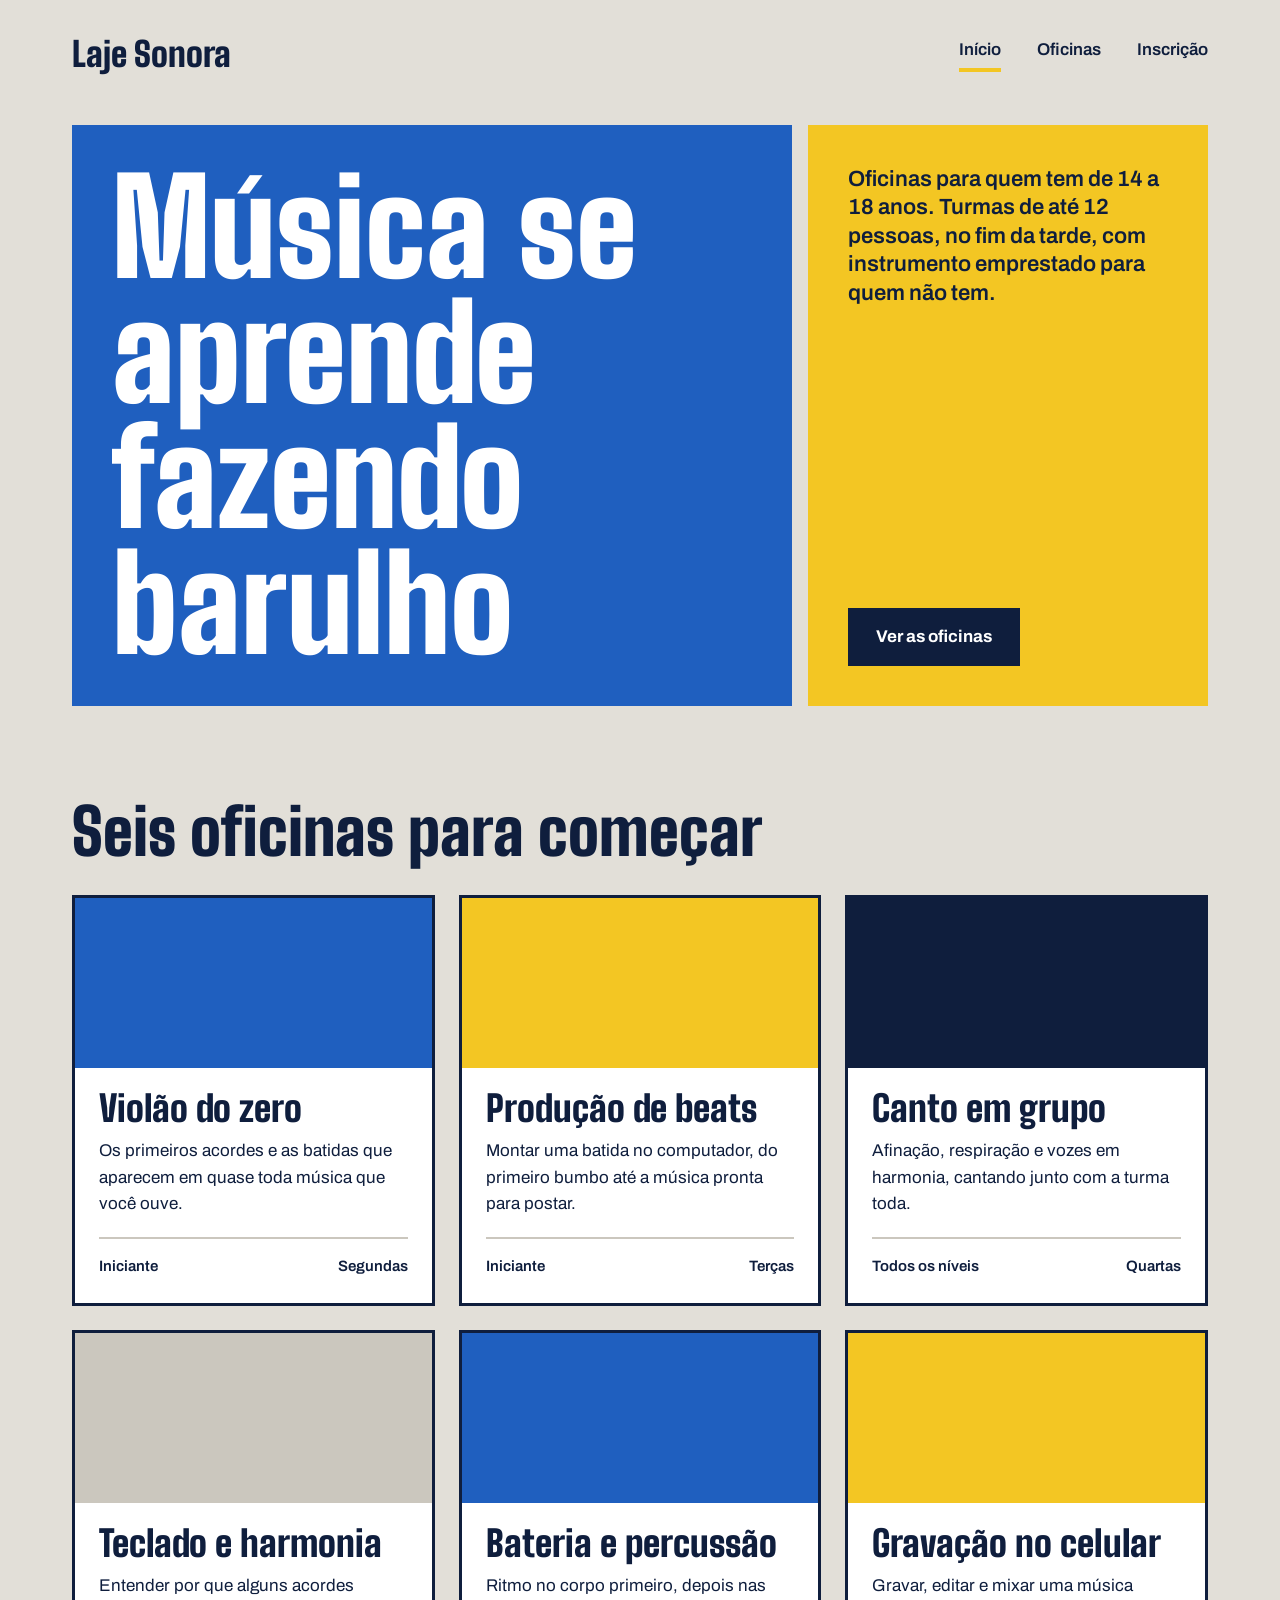
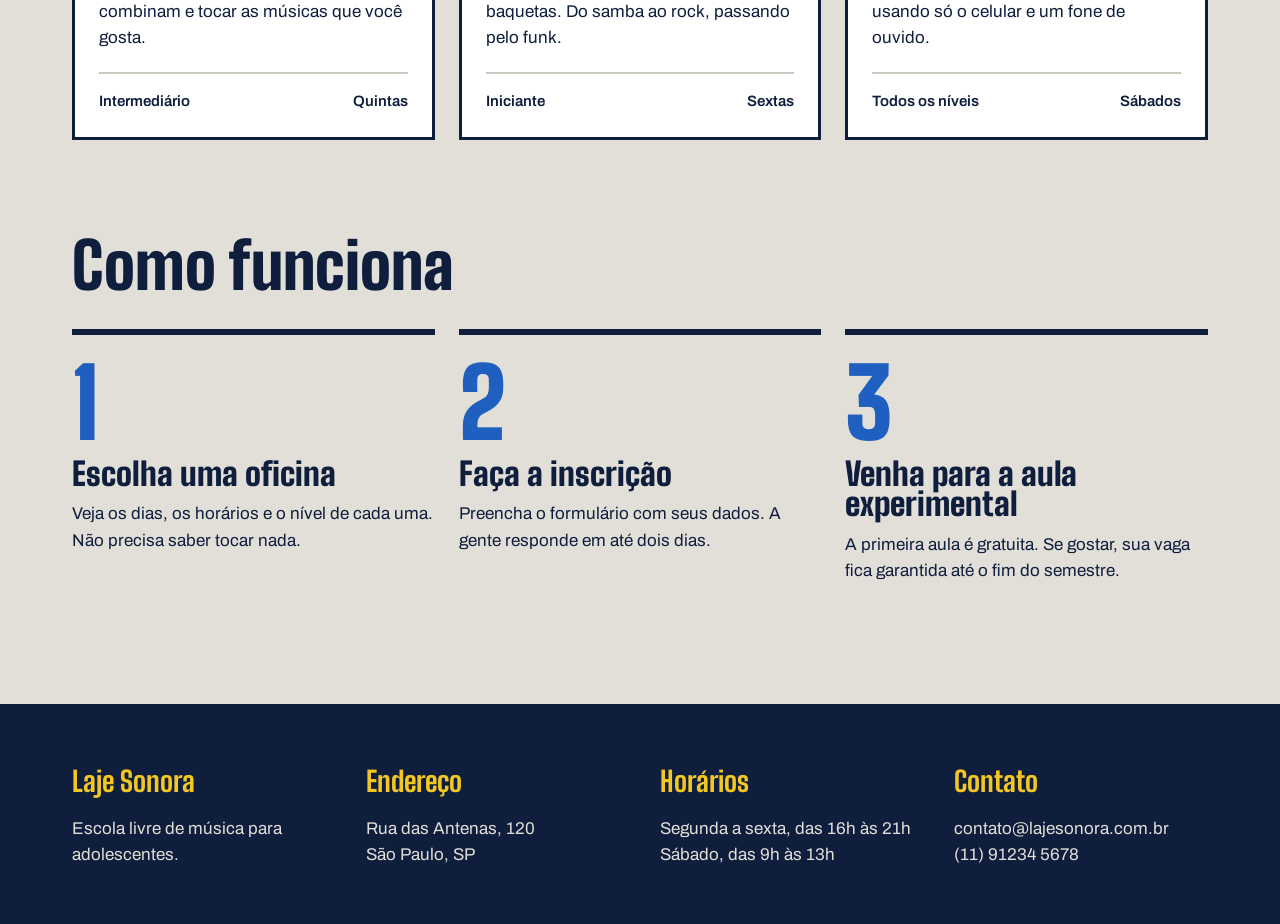
<file: index.html>
<!DOCTYPE html>
<html lang="pt-BR">
<head>
    <meta charset="UTF-8">
    <meta name="viewport" content="width=device-width, initial-scale=1.0">
    <title>Laje Sonora | Início</title>

    <link rel="preconnect" href="https://fonts.googleapis.com">
    <link rel="preconnect" href="https://fonts.gstatic.com" crossorigin>
    <link href="https://fonts.googleapis.com/css2?family=Archivo:wght@400;500;600;700&family=Big+Shoulders:wght@400;500;600;700;800&display=swap" rel="stylesheet">

    <link rel="stylesheet" href="index.css">
</head>
<body>

    <header class="conteudo topo">
        <a class="logo" href="index.html">Laje Sonora</a>

        <nav class="menu">
            <a class="atual" href="index.html">Início</a>
            <a href="oficinas.html">Oficinas</a>
            <a href="inscricao.html">Inscrição</a>
        </nav>
    </header>

    <main>

        <section class="conteudo cartazes">

            <div class="cartaz cartaz-principal">
                <h1>Música se aprende fazendo barulho</h1>
            </div>

            <div class="cartaz cartaz-lateral">
                <p>
                    Oficinas para quem tem de 14 a 18 anos.
                    Turmas de até 12 pessoas, no fim da tarde,
                    com instrumento emprestado para quem não tem.
                </p>

                <a class="botao" href="oficinas.html">Ver as oficinas</a>
            </div>

        </section>

        <section class="conteudo secao">

            <h2 class="titulo-secao">Seis oficinas para começar</h2>

            <div class="cards">

                <article class="card">
                    <div class="foto foto-azul"></div>

                    <div class="card-texto">
                        <h3>Violão do zero</h3>

                        <p>
                            Os primeiros acordes e as batidas que aparecem
                            em quase toda música que você ouve.
                        </p>

                        <div class="card-info">
                            <span>Iniciante</span>
                            <span>Segundas</span>
                        </div>
                    </div>
                </article>

                <article class="card">
                    <div class="foto foto-amarela"></div>

                    <div class="card-texto">
                        <h3>Produção de beats</h3>

                        <p>
                            Montar uma batida no computador, do primeiro
                            bumbo até a música pronta para postar.
                        </p>

                        <div class="card-info">
                            <span>Iniciante</span>
                            <span>Terças</span>
                        </div>
                    </div>
                </article>

                <article class="card">
                    <div class="foto foto-tinta"></div>

                    <div class="card-texto">
                        <h3>Canto em grupo</h3>

                        <p>
                            Afinação, respiração e vozes em harmonia,
                            cantando junto com a turma toda.
                        </p>

                        <div class="card-info">
                            <span>Todos os níveis</span>
                            <span>Quartas</span>
                        </div>
                    </div>
                </article>

                <article class="card">
                    <div class="foto"></div>

                    <div class="card-texto">
                        <h3>Teclado e harmonia</h3>

                        <p>
                            Entender por que alguns acordes combinam
                            e tocar as músicas que você gosta.
                        </p>

                        <div class="card-info">
                            <span>Intermediário</span>
                            <span>Quintas</span>
                        </div>
                    </div>
                </article>

                <article class="card">
                    <div class="foto foto-azul"></div>

                    <div class="card-texto">
                        <h3>Bateria e percussão</h3>

                        <p>
                            Ritmo no corpo primeiro, depois nas baquetas.
                            Do samba ao rock, passando pelo funk.
                        </p>

                        <div class="card-info">
                            <span>Iniciante</span>
                            <span>Sextas</span>
                        </div>
                    </div>
                </article>

                <article class="card">
                    <div class="foto foto-amarela"></div>

                    <div class="card-texto">
                        <h3>Gravação no celular</h3>

                        <p>
                            Gravar, editar e mixar uma música usando
                            só o celular e um fone de ouvido.
                        </p>

                        <div class="card-info">
                            <span>Todos os níveis</span>
                            <span>Sábados</span>
                        </div>
                    </div>
                </article>

            </div>

        </section>

        <section class="conteudo secao">

            <h2 class="titulo-secao">Como funciona</h2>

            <div class="passos">

                <div class="passo">
                    <p class="passo-numero">1</p>

                    <h3>Escolha uma oficina</h3>

                    <p>
                        Veja os dias, os horários e o nível de cada uma.
                        Não precisa saber tocar nada.
                    </p>
                </div>

                <div class="passo">
                    <p class="passo-numero">2</p>

                    <h3>Faça a inscrição</h3>

                    <p>
                        Preencha o formulário com seus dados.
                        A gente responde em até dois dias.
                    </p>
                </div>

                <div class="passo">
                    <p class="passo-numero">3</p>

                    <h3>Venha para a aula experimental</h3>

                    <p>
                        A primeira aula é gratuita. Se gostar,
                        sua vaga fica garantida até o fim do semestre.
                    </p>
                </div>

            </div>

        </section>

    </main>

    <footer class="rodape">

        <div class="conteudo rodape-colunas">

            <div class="rodape-coluna">
                <h4>Laje Sonora</h4>
                <p>Escola livre de música para adolescentes.</p>
            </div>

            <div class="rodape-coluna">
                <h4>Endereço</h4>
                <p>
                    Rua das Antenas, 120<br>
                    São Paulo, SP
                </p>
            </div>

            <div class="rodape-coluna">
                <h4>Horários</h4>
                <p>
                    Segunda a sexta, das 16h às 21h<br>
                    Sábado, das 9h às 13h
                </p>
            </div>

            <div class="rodape-coluna">
                <h4>Contato</h4>
                <p>
                    contato@lajesonora.com.br<br>
                    (11) 91234 5678
                </p>
            </div>

        </div>

    </footer>

</body>
</html>
</file>
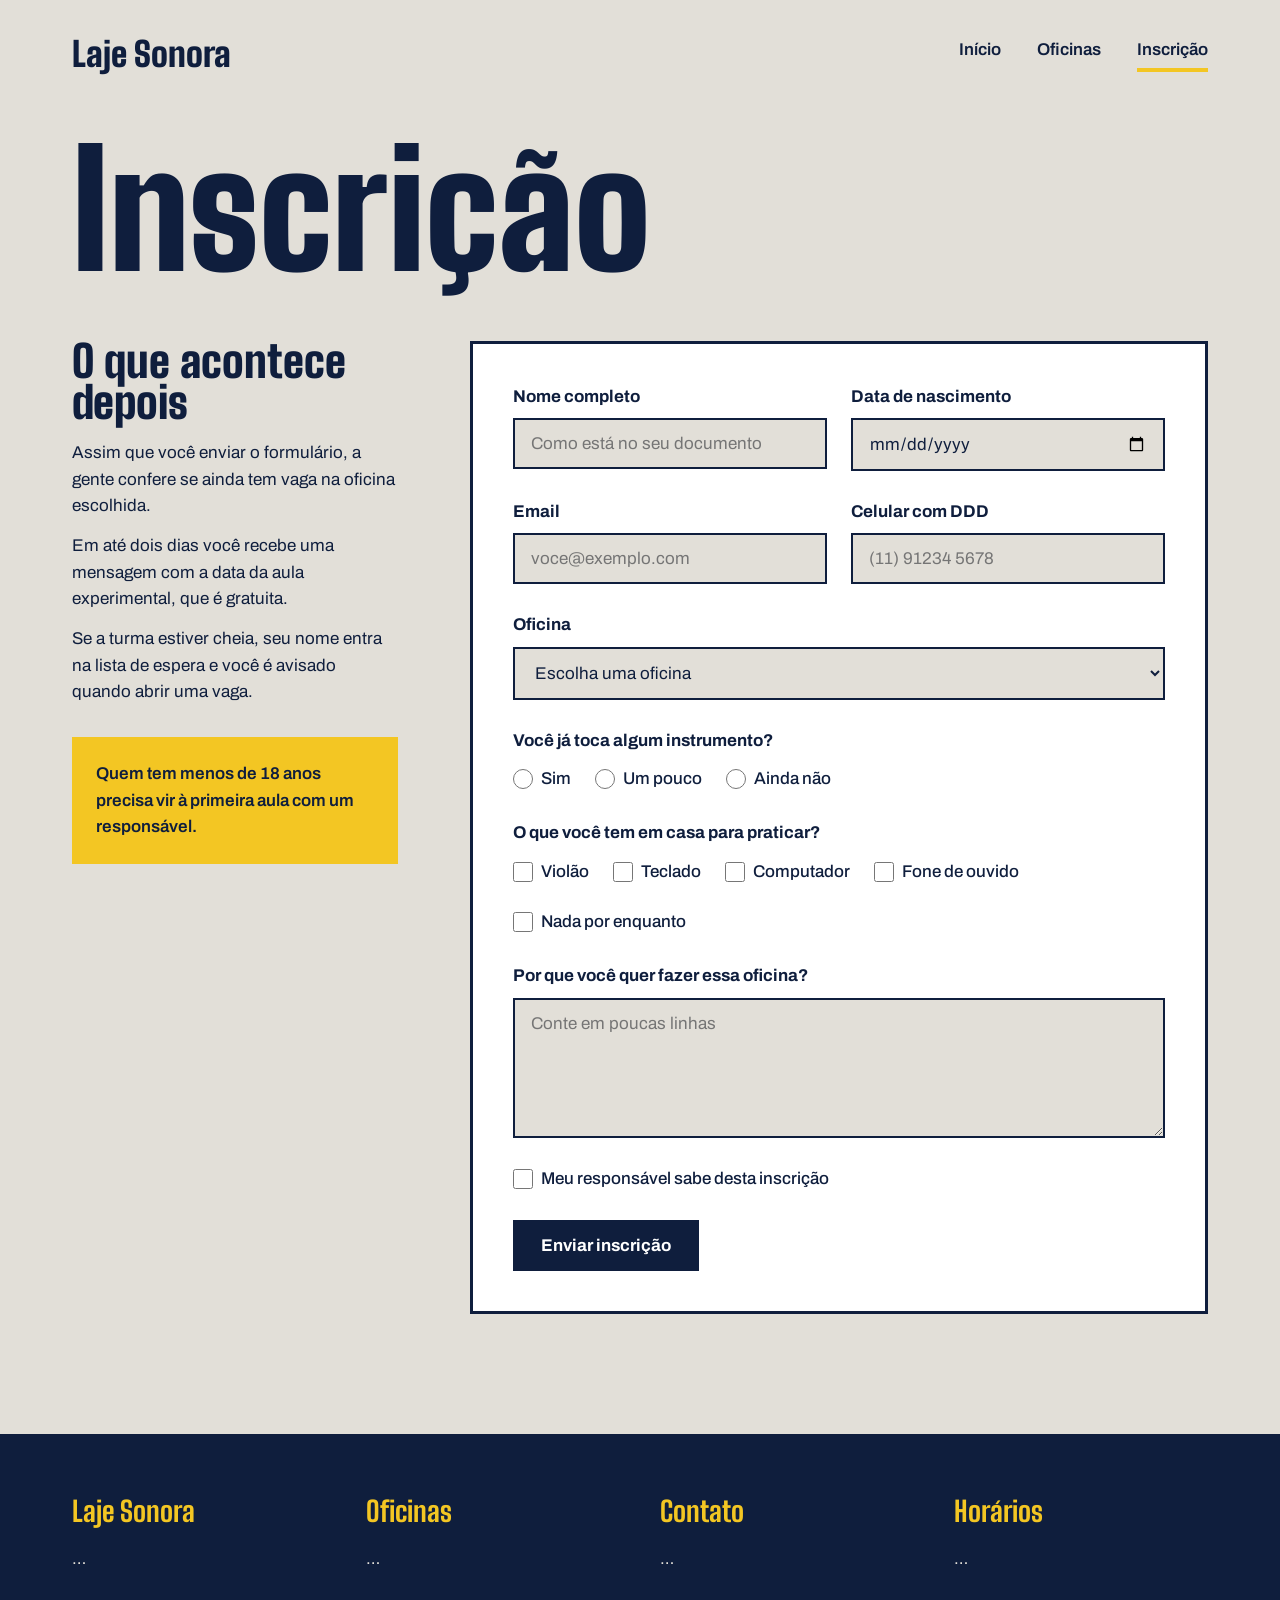
<file: inscricao.html>
<html lang="pt-BR">
<head>
  <meta charset="UTF-8">
  <meta name="viewport" content="width=device-width, initial-scale=1.0">
  <title>Laje Sonora | Inscrição</title>
  <link rel="preconnect" href="https://fonts.googleapis.com">
  <link rel="preconnect" href="https://fonts.gstatic.com" crossorigin>
  <link href="https://fonts.googleapis.com/css2?family=Archivo:wght@400;500;600;700&family=Big+Shoulders:wght@900&display=swap" rel="stylesheet">
  <link rel="stylesheet" href="inscricao.css">
</head>
<body>
  <header class="topo conteudo">
    <a class="logo" href="index.html">Laje Sonora</a>
    <nav class="menu">
      <a href="index.html">Início</a>
      <a href="oficinas.html">Oficinas</a>
      <a href="inscricao.html" class="atual">Inscrição</a>
    </nav>
  </header>

  <main class="conteudo">
    <h1 class="titulo-pagina">Inscrição</h1>
    <div class="inscricao">
      <section class="explicacao">
        <h2>O que acontece depois</h2>
        <p>Assim que você enviar o formulário, a gente confere se ainda tem vaga na oficina escolhida.</p>
        <p>Em até dois dias você recebe uma mensagem com a data da aula experimental, que é gratuita.</p>
        <p>Se a turma estiver cheia, seu nome entra na lista de espera e você é avisado quando abrir uma vaga.</p>
        <p class="aviso">Quem tem menos de 18 anos precisa vir à primeira aula com um responsável.</p>
      </section>

      <form class="formulario" action="#" method="post">
        <div class="linha">
          <div class="campo">
            <label for="nome">Nome completo</label>
            <input type="text" id="nome" name="nome" placeholder="Como está no seu documento" required>
          </div>
          <div class="campo">
            <label for="nascimento">Data de nascimento</label>
            <input type="date" id="nascimento" name="nascimento" required>
          </div>
        </div>
        <div class="linha">
          <div class="campo">
            <label for="email">Email</label>
            <input type="email" id="email" name="email" placeholder="voce@exemplo.com" required>
          </div>
          <div class="campo">
            <label for="telefone">Celular com DDD</label>
            <input type="tel" id="telefone" name="telefone" placeholder="(11) 91234 5678" required>
          </div>
        </div>
        <div class="campo">
          <label for="oficina">Oficina</label>
          <select id="oficina" name="oficina" required>
            <option value="">Escolha uma oficina</option>
            <option value="violao">Violão do zero</option>
            <option value="beats">Produção de beats</option>
            <option value="canto">Canto em grupo</option>
            <option value="teclado">Teclado e harmonia</option>
            <option value="bateria">Bateria e percussão</option>
            <option value="gravacao">Gravação no celular</option>
          </select>
        </div>
        <fieldset class="grupo">
          <legend>Você já toca algum instrumento?</legend>
          <div class="opcoes">
            <div class="opcao">
              <input type="radio" id="tocaSim" name="toca" value="sim">
              <label for="tocaSim">Sim</label>
            </div>
            <div class="opcao">
              <input type="radio" id="tocaPouco" name="toca" value="pouco">
              <label for="tocaPouco">Um pouco</label>
            </div>
            <div class="opcao">
              <input type="radio" id="tocaNao" name="toca" value="nao">
              <label for="tocaNao">Ainda não</label>
            </div>
          </div>
        </fieldset>
        <fieldset class="grupo">
          <legend>O que você tem em casa para praticar?</legend>
          <div class="opcoes">
            <div class="opcao">
              <input type="checkbox" id="temViolao" name="tem" value="violao">
              <label for="temViolao">Violão</label>
            </div>
            <div class="opcao">
              <input type="checkbox" id="temTeclado" name="tem" value="teclado">
              <label for="temTeclado">Teclado</label>
            </div>
            <div class="opcao">
              <input type="checkbox" id="temComputador" name="tem" value="computador">
              <label for="temComputador">Computador</label>
            </div>
            <div class="opcao">
              <input type="checkbox" id="temFone" name="tem" value="fone">
              <label for="temFone">Fone de ouvido</label>
            </div>
            <div class="opcao">
              <input type="checkbox" id="temNada" name="tem" value="nada">
              <label for="temNada">Nada por enquanto</label>
            </div>
          </div>
        </fieldset>
        <div class="campo">
          <label for="motivo">Por que você quer fazer essa oficina?</label>
          <textarea id="motivo" name="motivo" placeholder="Conte em poucas linhas"></textarea>
        </div>
        <div class="opcao">
          <input type="checkbox" id="responsavel" name="responsavel" required>
          <label for="responsavel">Meu responsável sabe desta inscrição</label>
        </div>
        <div>
          <button class="botao" type="submit">Enviar inscrição</button>
        </div>
      </form>
    </div>
  </main>

  <footer class="rodape">
    <div class="conteudo">
      <div class="rodape-colunas">
        <div class="rodape-coluna"><h4>Laje Sonora</h4><p>…</p></div>
        <div class="rodape-coluna"><h4>Oficinas</h4><p>…</p></div>
        <div class="rodape-coluna"><h4>Contato</h4><p>…</p></div>
        <div class="rodape-coluna"><h4>Horários</h4><p>…</p></div>
      </div>
    </div>
  </footer>
</body>
</html>
</file>
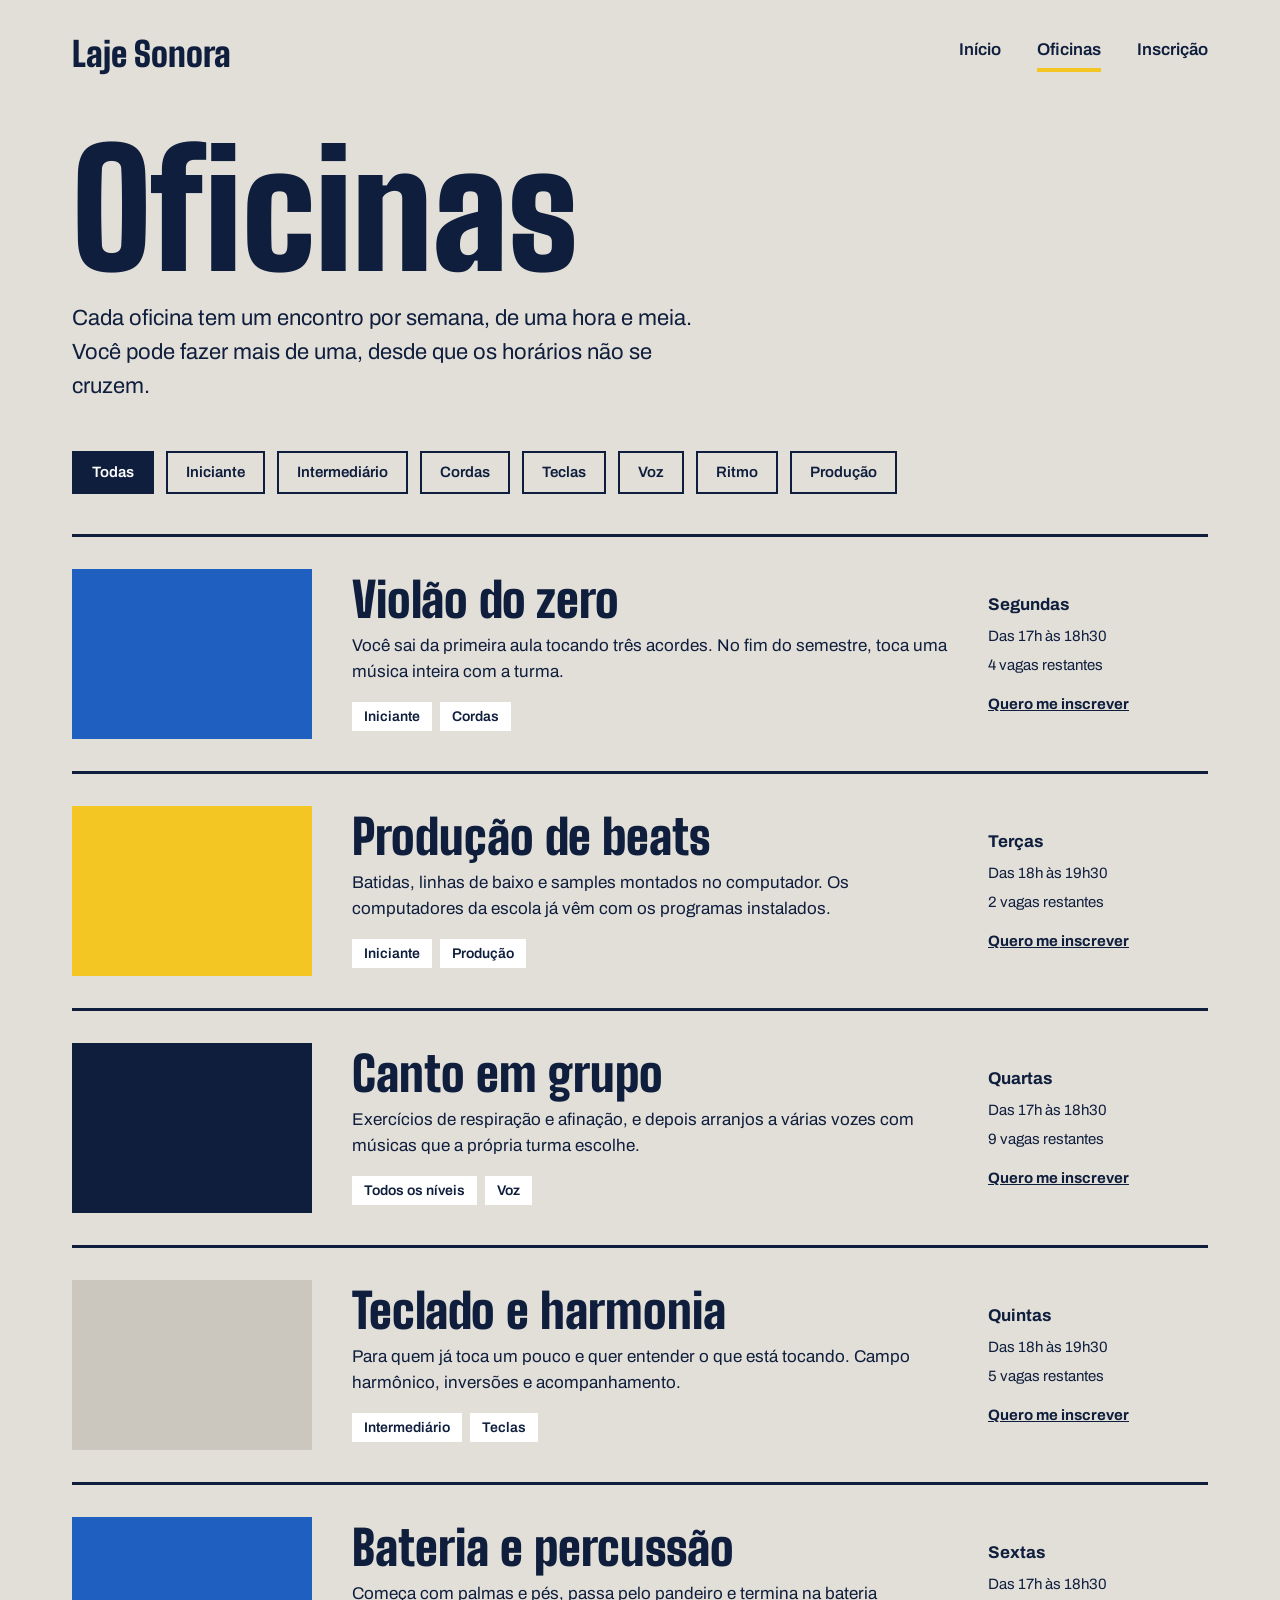
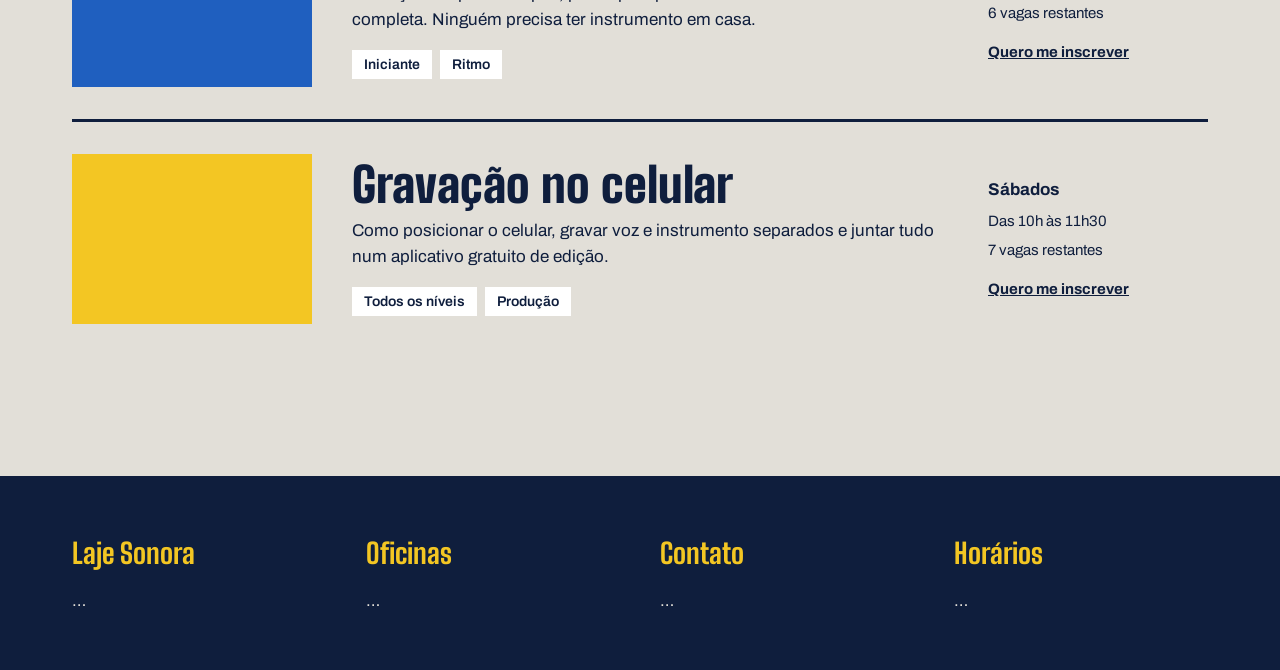
<file: oficinas.html>
<!DOCTYPE html>
<html lang="pt-BR">
<head>
  <meta charset="UTF-8">
  <meta name="viewport" content="width=device-width, initial-scale=1.0">
  <title>Laje Sonora | Oficinas</title>
  <link rel="preconnect" href="https://fonts.googleapis.com">
  <link rel="preconnect" href="https://fonts.gstatic.com" crossorigin>
  <link href="https://fonts.googleapis.com/css2?family=Archivo:wght@400;500;600;700&family=Big+Shoulders:wght@900&display=swap" rel="stylesheet">
  <link rel="stylesheet" href="oficinas.css">
</head>
<body>
  <header class="topo conteudo">
    <a class="logo" href="index.html">Laje Sonora</a>
    <nav class="menu">
      <a href="index.html">Início</a>
      <a href="oficinas.html" class="atual">Oficinas</a>
      <a href="inscricao.html">Inscrição</a>
    </nav>
  </header>

  <main class="conteudo">
    <h1 class="titulo-pagina">Oficinas</h1>
    <p class="subtitulo-pagina">Cada oficina tem um encontro por semana, de uma hora e meia. Você pode fazer mais de uma, desde que os horários não se cruzem.</p>
    <div class="filtros">
      <span class="filtro ativo">Todas</span>
      <span class="filtro">Iniciante</span>
      <span class="filtro">Intermediário</span>
      <span class="filtro">Cordas</span>
      <span class="filtro">Teclas</span>
      <span class="filtro">Voz</span>
      <span class="filtro">Ritmo</span>
      <span class="filtro">Produção</span>
    </div>
    <div class="lista">
      <article class="oficina">
        <div class="foto foto-azul"></div>
        <div class="oficina-texto">
          <h2>Violão do zero</h2>
          <p>Você sai da primeira aula tocando três acordes. No fim do semestre, toca uma música inteira com a turma.</p>
          <div class="etiquetas">
            <span class="etiqueta">Iniciante</span>
            <span class="etiqueta">Cordas</span>
          </div>
        </div>
        <div class="oficina-detalhes">
          <strong>Segundas</strong>
          <span>Das 17h às 18h30</span>
          <span>4 vagas restantes</span>
          <a href="inscricao.html">Quero me inscrever</a>
        </div>
      </article>

      <article class="oficina">
        <div class="foto foto-amarela"></div>
        <div class="oficina-texto">
          <h2>Produção de beats</h2>
          <p>Batidas, linhas de baixo e samples montados no computador. Os computadores da escola já vêm com os programas instalados.</p>
          <div class="etiquetas">
            <span class="etiqueta">Iniciante</span>
            <span class="etiqueta">Produção</span>
          </div>
        </div>
        <div class="oficina-detalhes">
          <strong>Terças</strong>
          <span>Das 18h às 19h30</span>
          <span>2 vagas restantes</span>
          <a href="inscricao.html">Quero me inscrever</a>
        </div>
      </article>

      <article class="oficina">
        <div class="foto foto-tinta"></div>
        <div class="oficina-texto">
          <h2>Canto em grupo</h2>
          <p>Exercícios de respiração e afinação, e depois arranjos a várias vozes com músicas que a própria turma escolhe.</p>
          <div class="etiquetas">
            <span class="etiqueta">Todos os níveis</span>
            <span class="etiqueta">Voz</span>
          </div>
        </div>
        <div class="oficina-detalhes">
          <strong>Quartas</strong>
          <span>Das 17h às 18h30</span>
          <span>9 vagas restantes</span>
          <a href="inscricao.html">Quero me inscrever</a>
        </div>
      </article>

      <article class="oficina">
        <div class="foto"></div>
        <div class="oficina-texto">
          <h2>Teclado e harmonia</h2>
          <p>Para quem já toca um pouco e quer entender o que está tocando. Campo harmônico, inversões e acompanhamento.</p>
          <div class="etiquetas">
            <span class="etiqueta">Intermediário</span>
            <span class="etiqueta">Teclas</span>
          </div>
        </div>
        <div class="oficina-detalhes">
          <strong>Quintas</strong>
          <span>Das 18h às 19h30</span>
          <span>5 vagas restantes</span>
          <a href="inscricao.html">Quero me inscrever</a>
        </div>
      </article>

      <article class="oficina">
        <div class="foto foto-azul"></div>
        <div class="oficina-texto">
          <h2>Bateria e percussão</h2>
          <p>Começa com palmas e pés, passa pelo pandeiro e termina na bateria completa. Ninguém precisa ter instrumento em casa.</p>
          <div class="etiquetas">
            <span class="etiqueta">Iniciante</span>
            <span class="etiqueta">Ritmo</span>
          </div>
        </div>
        <div class="oficina-detalhes">
          <strong>Sextas</strong>
          <span>Das 17h às 18h30</span>
          <span>6 vagas restantes</span>
          <a href="inscricao.html">Quero me inscrever</a>
        </div>
      </article>

      <article class="oficina">
        <div class="foto foto-amarela"></div>
        <div class="oficina-texto">
          <h2>Gravação no celular</h2>
          <p>Como posicionar o celular, gravar voz e instrumento separados e juntar tudo num aplicativo gratuito de edição.</p>
          <div class="etiquetas">
            <span class="etiqueta">Todos os níveis</span>
            <span class="etiqueta">Produção</span>
          </div>
        </div>
        <div class="oficina-detalhes">
          <strong>Sábados</strong>
          <span>Das 10h às 11h30</span>
          <span>7 vagas restantes</span>
          <a href="inscricao.html">Quero me inscrever</a>
        </div>
      </article>
    </div>
  </main>

  <footer class="rodape">
    <div class="conteudo">
      <div class="rodape-colunas">
        <div class="rodape-coluna"><h4>Laje Sonora</h4><p>…</p></div>
        <div class="rodape-coluna"><h4>Oficinas</h4><p>…</p></div>
        <div class="rodape-coluna"><h4>Contato</h4><p>…</p></div>
        <div class="rodape-coluna"><h4>Horários</h4><p>…</p></div>
      </div>
    </div>
  </footer>
</body>
</html>
</file>
<file: index.css>
* { margin: 0; padding: 0; box-sizing: border-box; }
 
:root {
  --concreto: #E2DFD8;
  --concreto-escuro: #CBC7BE;
  --tinta: #0F1E3D;
  --caixa-dagua: #1F5FBF;
  --fita: #F3C623;
  --branco: #FFFFFF;
  --fonte-cartaz: "Big Shoulders", "Arial Narrow", sans-serif;
  --fonte-texto: "Archivo", Arial, sans-serif;
}
 
body { background-color: var(--concreto); color: var(--tinta); font-family: var(--fonte-texto); font-size: 17px; line-height: 1.55; }
a { color: inherit; }
h1, h2, h3 { font-family: var(--fonte-cartaz); font-weight: 900; line-height: 0.95; }
.conteudo { max-width: 1200px; margin-inline: auto; padding-inline: 32px; }
 
.topo { padding-block: 28px; display: flex; justify-content: space-between; align-items: center; }
.logo { font-family: var(--fonte-cartaz); font-size: 34px; font-weight: 900; text-decoration: none; }
.menu { display: flex; gap: 36px; }
.menu a { font-weight: 600; text-decoration: none; padding-bottom: 4px; border-bottom: 4px solid transparent; }
.menu a:hover { border-bottom-color: var(--tinta); }
.menu a.atual { border-bottom-color: var(--fita); }
 
.cartazes { margin-top: 16px; display: flex; gap: 16px; }
.cartaz { padding: 40px; }
.cartaz-principal { background-color: var(--caixa-dagua); color: var(--branco); flex: 2; }
.cartaz-principal h1 { font-size: 132px; max-width: 9ch; }
.cartaz-lateral { background-color: var(--fita); flex: 1; display: flex; flex-direction: column; justify-content: space-between; gap: 32px; align-items: flex-start; }
.cartaz-lateral p { font-size: 22px; font-weight: 600; line-height: 1.3; }
 
.botao { background-color: var(--tinta); color: var(--branco); font-weight: 700; text-decoration: none; padding: 16px 28px; border: none; font-family: var(--fonte-texto); font-size: 17px; cursor: pointer; }
.botao:hover { background-color: var(--caixa-dagua); }
 
.secao { margin-top: 96px; }
.titulo-secao { font-size: 64px; margin-bottom: 32px; }
.cards { display: flex; flex-wrap: wrap; gap: 24px; }
.card { background-color: var(--branco); border: 3px solid var(--tinta); flex: 1 1 340px; }
.card .foto { height: 170px; }
 
.foto { background-color: var(--concreto-escuro); }
.foto-azul { background-color: var(--caixa-dagua); }
.foto-amarela { background-color: var(--fita); }
.foto-tinta { background-color: var(--tinta); }
 
.card-texto { padding: 24px; }
.card h3 { font-size: 36px; margin-bottom: 12px; }
.card-info { margin-top: 20px; padding-top: 16px; border-top: 2px solid var(--concreto-escuro); font-weight: 600; font-size: 15px; display: flex; justify-content: space-between; }
 
.passos { display: flex; gap: 24px; }
.passo { border-top: 6px solid var(--tinta); padding-top: 20px; flex: 1; }
.passo-numero { font-family: var(--fonte-cartaz); font-size: 96px; font-weight: 900; line-height: 1; color: var(--caixa-dagua); }
.passo h3 { font-size: 32px; margin-block: 8px 12px; }
 
.rodape { margin-top: 120px; background-color: var(--tinta); color: var(--concreto); padding-block: 56px; }
.rodape-colunas { display: flex; gap: 40px; }
.rodape-coluna { flex: 1; }
.rodape h4 { font-family: var(--fonte-cartaz); font-size: 28px; color: var(--fita); margin-bottom: 12px; }
 
@media (max-width: 800px) {
  .cartazes, .passos, .rodape-colunas { flex-direction: column; }
  .cartaz-principal h1 { font-size: 84px; }
}
</file>
<file: inscricao.css>
* { margin: 0; padding: 0; box-sizing: border-box; }
 
:root {
  --concreto: #E2DFD8;
  --concreto-escuro: #CBC7BE;
  --tinta: #0F1E3D;
  --caixa-dagua: #1F5FBF;
  --fita: #F3C623;
  --branco: #FFFFFF;
  --fonte-cartaz: "Big Shoulders", "Arial Narrow", sans-serif;
  --fonte-texto: "Archivo", Arial, sans-serif;
}
 
body { background-color: var(--concreto); color: var(--tinta); font-family: var(--fonte-texto); font-size: 17px; line-height: 1.55; }
a { color: inherit; }
h1, h2, h3 { font-family: var(--fonte-cartaz); font-weight: 900; line-height: 0.95; }
.conteudo { max-width: 1200px; margin-inline: auto; padding-inline: 32px; }
 
.topo { padding-block: 28px; display: flex; justify-content: space-between; align-items: center; }
.logo { font-family: var(--fonte-cartaz); font-size: 34px; font-weight: 900; text-decoration: none; }
.menu { display: flex; gap: 36px; }
.menu a { font-weight: 600; text-decoration: none; padding-bottom: 4px; border-bottom: 4px solid transparent; }
.menu a:hover { border-bottom-color: var(--tinta); }
.menu a.atual { border-bottom-color: var(--fita); }
 
.rodape { margin-top: 120px; background-color: var(--tinta); color: var(--concreto); padding-block: 56px; }
.rodape-colunas { display: flex; gap: 40px; }
.rodape-coluna { flex: 1; }
.rodape h4 { font-family: var(--fonte-cartaz); font-size: 28px; color: var(--fita); margin-bottom: 12px; }
 
.titulo-pagina { font-size: 160px; margin-top: 24px; }
 
.botao { background-color: var(--tinta); color: var(--branco); font-weight: 700; text-decoration: none; padding: 16px 28px; border: none; font-family: var(--fonte-texto); font-size: 17px; cursor: pointer; }
.botao:hover { background-color: var(--caixa-dagua); }
 
.inscricao { margin-top: 56px; display: flex; gap: 72px; }
.explicacao { flex: 1; }
.explicacao h2 { font-size: 44px; margin-bottom: 16px; }
.explicacao p + p { margin-top: 14px; }
.explicacao .aviso { margin-top: 32px; padding: 24px; background-color: var(--fita); font-weight: 600; }
.formulario { background-color: var(--branco); border: 3px solid var(--tinta); padding: 40px; flex: 2; display: flex; flex-direction: column; gap: 28px; }
.linha { display: flex; gap: 24px; }
.campo { flex: 1; display: flex; flex-direction: column; gap: 8px; }
.grupo legend { margin-bottom: 12px; }
.opcoes { display: flex; flex-wrap: wrap; gap: 24px; }
.opcao { display: flex; align-items: center; gap: 8px; }
 
.formulario label, .formulario legend { font-weight: 700; }
.formulario fieldset { border: none; }
.formulario input[type="text"], .formulario input[type="email"], .formulario input[type="tel"], .formulario input[type="date"], .formulario select, .formulario textarea {
  width: 100%; padding: 14px 16px; border: 2px solid var(--tinta); background-color: var(--concreto);
  font-family: var(--fonte-texto); font-size: 17px; color: var(--tinta);
}
.formulario input:focus, .formulario select:focus, .formulario textarea:focus { outline: 3px solid var(--caixa-dagua); outline-offset: 2px; background-color: var(--branco); }
.formulario textarea { height: 140px; resize: vertical; }
.formulario .opcao label { font-weight: 500; }
.formulario input[type="radio"], .formulario input[type="checkbox"] { width: 20px; height: 20px; accent-color: var(--caixa-dagua); }
 
@media (max-width: 800px) {
  .inscricao, .linha, .rodape-colunas { flex-direction: column; }
  .titulo-pagina { font-size: 96px; }
}
</file>
<file: oficinas.css>
* { margin: 0; padding: 0; box-sizing: border-box; }

:root {
  --concreto: #E2DFD8;
  --concreto-escuro: #CBC7BE;
  --tinta: #0F1E3D;
  --caixa-dagua: #1F5FBF;
  --fita: #F3C623;
  --branco: #FFFFFF;
  --fonte-cartaz: "Big Shoulders", "Arial Narrow", sans-serif;
  --fonte-texto: "Archivo", Arial, sans-serif;
}

body { background-color: var(--concreto); color: var(--tinta); font-family: var(--fonte-texto); font-size: 17px; line-height: 1.55; }
a { color: inherit; }
h1, h2, h3 { font-family: var(--fonte-cartaz); font-weight: 900; line-height: 0.95; }
.conteudo { max-width: 1200px; margin-inline: auto; padding-inline: 32px; }

.topo { padding-block: 28px; display: flex; justify-content: space-between; align-items: center; }
.logo { font-family: var(--fonte-cartaz); font-size: 34px; font-weight: 900; text-decoration: none; }
.menu { display: flex; gap: 36px; }
.menu a { font-weight: 600; text-decoration: none; padding-bottom: 4px; border-bottom: 4px solid transparent; }
.menu a:hover { border-bottom-color: var(--tinta); }
.menu a.atual { border-bottom-color: var(--fita); }

.rodape { margin-top: 120px; background-color: var(--tinta); color: var(--concreto); padding-block: 56px; }
.rodape-colunas { display: flex; gap: 40px; }
.rodape-coluna { flex: 1; }
.rodape h4 { font-family: var(--fonte-cartaz); font-size: 28px; color: var(--fita); margin-bottom: 12px; }

.foto { background-color: var(--concreto-escuro); }
.foto-azul { background-color: var(--caixa-dagua); }
.foto-amarela { background-color: var(--fita); }
.foto-tinta { background-color: var(--tinta); }

.titulo-pagina { font-size: 160px; margin-top: 24px; }
.subtitulo-pagina { font-size: 22px; max-width: 640px; margin-top: 16px; }
.filtros { margin-top: 48px; display: flex; flex-wrap: wrap; gap: 12px; }
.filtro { border: 2px solid var(--tinta); padding: 8px 18px; font-weight: 600; font-size: 15px; }
.filtro.ativo { background-color: var(--tinta); color: var(--branco); }
.lista { margin-top: 40px; }
.oficina { padding-block: 32px; border-top: 3px solid var(--tinta); display: flex; align-items: center; gap: 40px; }
.oficina .foto { width: 240px; height: 170px; flex-shrink: 0; }
.oficina-texto { flex: 1; }
.oficina h2 { font-size: 48px; margin-bottom: 10px; }
.etiquetas { margin-top: 16px; display: flex; gap: 8px; }
.etiqueta { background-color: var(--branco); padding: 4px 12px; font-size: 14px; font-weight: 600; }
.oficina-detalhes { width: 220px; font-size: 15px; display: flex; flex-direction: column; gap: 6px; }
.oficina-detalhes strong { font-size: 17px; }
.oficina-detalhes a { margin-top: 10px; font-weight: 700; }

@media (max-width: 800px) {
  .oficina, .rodape-colunas { flex-direction: column; align-items: stretch; }
  .titulo-pagina { font-size: 96px; }
  .oficina .foto, .oficina-detalhes { width: 100%; }
}
</file>
